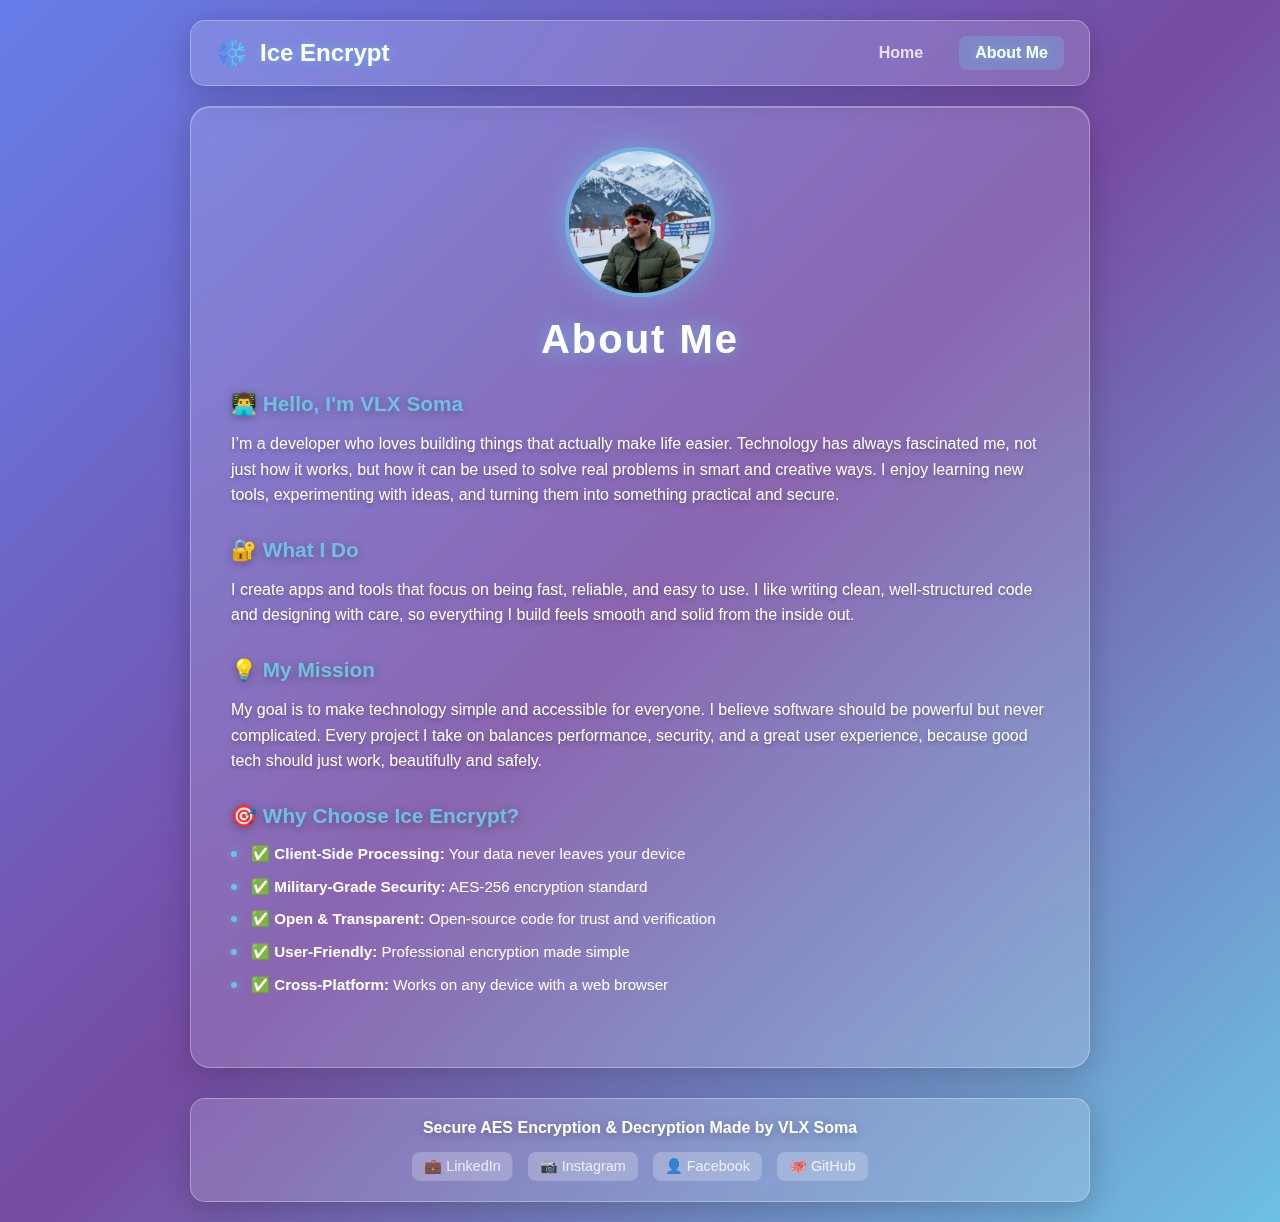
<file: about-me.html>
<!DOCTYPE html>
<html lang="en">

<head>
    <meta charset="UTF-8">
    <meta name="viewport" content="width=device-width, initial-scale=1.0">
    <title>About Me - Ice Encrypt</title>
    <link rel="icon" type="image/x-icon" href="favicon.png">

    <link rel="stylesheet" href="styles.css">
</head>

<body>
    <div class="ice-particles"></div>

    <!-- Navigation Header -->
    <nav class="main-nav">
        <div class="nav-container">
            <div class="nav-brand">
                <a href="index.html" class="nav-logo-link">
                    <img src="favicon.png" alt="Logo" class="nav-logo">
                </a>
                <a href="index.html" class="nav-title">Ice Encrypt</a>
            </div>
            <div class="nav-links">
                <a href="index.html" class="nav-link">Home</a>
                <a href="about-me.html" class="nav-link active">About Me</a>
            </div>
        </div>
    </nav>

    <div class="container">
        <div class="about-card">
            <div class="about-header">
                <img src="Soma1.png" alt="VLX Soma" class="profile-image">
                <h1 class="about-title">About Me</h1>
            </div>
            
            <div class="about-content">
                <div class="about-section">
                    <h2 class="about-heading">👨‍💻 Hello, I'm VLX Soma</h2>
                    <p class="about-text">
                        I’m a developer who loves building things that actually make life easier. 
                        Technology has always fascinated me, not just how it works, but how it can be used to solve real problems in smart and creative ways. 
                        I enjoy learning new tools, experimenting with ideas, and turning them into something practical and secure.
                    </p>
                </div>

                <div class="about-section">
                    <h2 class="about-heading">🔐 What I Do</h2>
                    <p class="about-text">
                        I create apps and tools that focus on being fast, reliable, and easy to use. 
                        I like writing clean, well-structured code and designing with care, so everything I build feels smooth and solid from the inside out.
                    </p>
                </div>

                <div class="about-section">
                    <h2 class="about-heading">💡 My Mission</h2>
                    <p class="about-text">
                        My goal is to make technology simple and accessible for everyone.
                        I believe software should be powerful but never complicated.
                        Every project I take on balances performance, security, and a great user experience, because good tech should just work, beautifully and safely.
                    </p>
                </div>

                <div class="about-section">
                    <h2 class="about-heading">🎯 Why Choose Ice Encrypt?</h2>
                    <ul class="about-list">
                        <li>✅ <strong>Client-Side Processing:</strong> Your data never leaves your device</li>
                        <li>✅ <strong>Military-Grade Security:</strong> AES-256 encryption standard</li>
                        <li>✅ <strong>Open & Transparent:</strong> Open-source code for trust and verification</li>
                        <li>✅ <strong>User-Friendly:</strong> Professional encryption made simple</li>
                        <li>✅ <strong>Cross-Platform:</strong> Works on any device with a web browser</li>
                    </ul>
                </div>
            </div>
        </div>
    </div>

    <!-- Footer -->
    <footer class="main-footer">
        <div class="footer-content">
            <div class="footer-text">
                <p>Secure AES Encryption & Decryption Made by VLX Soma</p>
            </div>
            <div class="footer-social">
                <a href="https://www.linkedin.com/in/usama-balhasal/" target="_blank" class="social-link" title="LinkedIn">
                    💼 LinkedIn
                </a>
                <a href="https://www.instagram.com/vlx_soma/" target="_blank" class="social-link" title="Instagram">
                    📷 Instagram
                </a>
                <a href="https://www.facebook.com/usama.balhalsal.05" target="_blank" class="social-link" title="Facebook">
                    👤 Facebook
                </a>
                <a href="https://github.com/Usama-Balhasal" target="_blank" class="social-link" title="GitHub">
                    🐙 GitHub
                </a>
            </div>
        </div>
    </footer>
</body>

</html>
</file>
<file: styles.css>
/* Reset and Base Styles */
* {
    margin: 0;
    padding: 0;
    box-sizing: border-box;
}

body {
    font-family: 'Segoe UI', Tahoma, Geneva, Verdana, sans-serif;
    background: linear-gradient(135deg, #667eea 0%, #764ba2 50%, #6ec1e3 100%);
    min-height: 100vh;
    display: flex;
    flex-direction: column;
    align-items: center;
    padding: 20px;
    position: relative;
    overflow-x: hidden;
}

/* Navigation Header */
.main-nav {
    width: 100%;
    max-width: 900px;
    margin-bottom: 20px;
    z-index: 100;
    position: relative;
}

.nav-container {
    background: rgba(255, 255, 255, 0.15);
    backdrop-filter: blur(20px);
    border-radius: 15px;
    border: 1px solid rgba(255, 255, 255, 0.3);
    padding: 15px 25px;
    display: flex;
    justify-content: space-between;
    align-items: center;
    box-shadow: 0 8px 32px rgba(0, 0, 0, 0.2);
}

.nav-brand {
    display: flex;
    align-items: center;
    gap: 12px;
}

.nav-logo-link {
    display: flex;
    align-items: center;
    transition: all 0.3s ease;
}

.nav-logo-link:hover {
    transform: scale(1.05);
    filter: drop-shadow(0 0 10px rgba(110, 193, 227, 0.8));
}

.nav-logo {
    width: 32px;
    height: 32px;
    border-radius: 8px;
    transition: all 0.3s ease;
}

.nav-title {
    color: white;
    text-decoration: none;
    font-size: 1.5rem;
    font-weight: 700;
    text-shadow: 0 0 10px rgba(110, 193, 227, 0.8);
    transition: all 0.3s ease;
}

.nav-title:hover {
    text-shadow: 0 0 20px rgba(110, 193, 227, 1);
    transform: scale(1.05);
}

.nav-links {
    display: flex;
    gap: 20px;
}

.nav-link {
    color: rgba(255, 255, 255, 0.8);
    text-decoration: none;
    font-weight: 600;
    padding: 8px 16px;
    border-radius: 8px;
    transition: all 0.3s ease;
    position: relative;
}

.nav-link:hover,
.nav-link.active {
    color: white;
    background: rgba(110, 193, 227, 0.3);
    text-shadow: 0 0 10px rgba(110, 193, 227, 0.8);
}

/* Footer */
.main-footer {
    width: 100%;
    max-width: 900px;
    margin-top: 30px;
    z-index: 100;
    position: relative;
}

.footer-content {
    background: rgba(255, 255, 255, 0.15);
    backdrop-filter: blur(20px);
    border-radius: 15px;
    border: 1px solid rgba(255, 255, 255, 0.3);
    padding: 20px 25px;
    display: flex;
    flex-direction: column;
    align-items: center;
    text-align: center;
    box-shadow: 0 8px 32px rgba(0, 0, 0, 0.2);
    gap: 15px;
}

.footer-text p {
    color: white;
    font-weight: 600;
    text-shadow: 0 2px 10px rgba(0, 0, 0, 0.3);
    margin: 0;
}

.footer-social {
    display: flex;
    gap: 15px;
    flex-wrap: wrap;
    justify-content: center;
}

.social-link {
    color: rgba(255, 255, 255, 0.8);
    text-decoration: none;
    font-size: 0.9rem;
    font-weight: 500;
    padding: 6px 12px;
    border-radius: 8px;
    transition: all 0.3s ease;
    background: rgba(255, 255, 255, 0.1);
    backdrop-filter: blur(10px);
}

.social-link:hover {
    color: white;
    background: rgba(110, 193, 227, 0.3);
    transform: translateY(-2px);
    box-shadow: 0 4px 15px rgba(110, 193, 227, 0.4);
}

/* About Me Page Styles */
.about-card {
    background: rgba(255, 255, 255, 0.15);
    backdrop-filter: blur(20px);
    border-radius: 20px;
    border: 1px solid rgba(255, 255, 255, 0.3);
    padding: 40px;
    box-shadow: 0 8px 32px rgba(0, 0, 0, 0.2),
                inset 0 1px 0 rgba(255, 255, 255, 0.3);
    animation: fadeInUp 0.8s ease-out;
    transition: transform 0.3s ease, box-shadow 0.3s ease;
    width: 100%;
}

.about-card:hover {
    transform: translateY(-5px);
    box-shadow: 0 12px 40px rgba(0, 0, 0, 0.3),
                inset 0 1px 0 rgba(255, 255, 255, 0.3);
}

.about-header {
    text-align: center;
    margin-bottom: 30px;
    display: flex;
    flex-direction: column;
    align-items: center;
    gap: 20px;
}

.profile-image {
    width: 150px;
    height: 150px;
    border-radius: 50%;
    border: 4px solid rgba(110, 193, 227, 0.8);
    box-shadow: 0 0 30px rgba(110, 193, 227, 0.6);
    object-fit: cover;
    animation: fadeInDown 0.8s ease-out;
}

.about-title {
    color: white;
    font-size: 2.5rem;
    text-shadow: 0 0 20px rgba(110, 193, 227, 0.8);
    font-weight: 700;
    letter-spacing: 2px;
}

.about-content {
    max-width: 100%;
}

.about-section {
    margin-bottom: 30px;
    animation: fadeInUp 0.8s ease-out;
    animation-fill-mode: both;
}

.about-section:nth-child(2) { animation-delay: 0.1s; }
.about-section:nth-child(3) { animation-delay: 0.2s; }
.about-section:nth-child(4) { animation-delay: 0.3s; }
.about-section:nth-child(5) { animation-delay: 0.4s; }
.about-section:nth-child(6) { animation-delay: 0.5s; }

.about-heading {
    color: #6ec1e3;
    font-size: 1.3rem;
    margin-bottom: 15px;
    text-shadow: 0 2px 10px rgba(0, 0, 0, 0.3);
    font-weight: 600;
}

.about-text {
    color: white;
    font-size: 1rem;
    line-height: 1.6;
    text-shadow: 0 2px 5px rgba(0, 0, 0, 0.3);
}

.tech-list {
    display: flex;
    flex-wrap: wrap;
    gap: 10px;
    margin-top: 10px;
}

.tech-item {
    background: rgba(110, 193, 227, 0.2);
    color: white;
    padding: 8px 15px;
    border-radius: 20px;
    font-size: 0.9rem;
    border: 1px solid rgba(110, 193, 227, 0.5);
    transition: all 0.3s ease;
}

.tech-item:hover {
    background: rgba(110, 193, 227, 0.3);
    transform: translateY(-2px);
    box-shadow: 0 4px 15px rgba(110, 193, 227, 0.4);
}

.about-list {
    list-style: none;
    padding: 0;
}

.about-list li {
    color: white;
    margin-bottom: 10px;
    padding-left: 20px;
    position: relative;
    font-size: 0.95rem;
    line-height: 1.5;
}

.about-list li::before {
    content: '';
    position: absolute;
    left: 0;
    top: 8px;
    width: 6px;
    height: 6px;
    background: #6ec1e3;
    border-radius: 50%;
    box-shadow: 0 0 10px rgba(110, 193, 227, 0.8);
}

/* Animated Ice Particles Background */
.ice-particles {
    position: fixed;
    top: 0;
    left: 0;
    width: 100%;
    height: 100%;
    pointer-events: none;
    background-image: 
        radial-gradient(2px 2px at 20% 30%, white, transparent),
        radial-gradient(2px 2px at 60% 70%, white, transparent),
        radial-gradient(1px 1px at 50% 50%, white, transparent),
        radial-gradient(1px 1px at 80% 10%, white, transparent),
        radial-gradient(2px 2px at 90% 60%, white, transparent),
        radial-gradient(1px 1px at 33% 80%, white, transparent),
        radial-gradient(2px 2px at 70% 40%, white, transparent);
    background-size: 200% 200%;
    animation: sparkle 20s linear infinite;
    opacity: 0.6;
    z-index: 0;
}

@keyframes sparkle {
    0%, 100% {
        background-position: 0% 0%, 100% 100%, 50% 50%, 80% 10%, 90% 60%, 33% 80%, 70% 40%;
    }
    50% {
        background-position: 100% 100%, 0% 0%, 25% 75%, 60% 30%, 70% 80%, 53% 60%, 50% 60%;
    }
}

/* Main Container */
.container {
    max-width: 900px;
    width: 100%;
    position: relative;
    z-index: 1;
}

/* Header Section */
.header {
    text-align: center;
    margin-bottom: 30px;
    animation: fadeInDown 0.8s ease-out;
}

.title {
    font-size: 3rem;
    color: white;
    text-shadow: 0 0 20px rgba(110, 193, 227, 0.8),
                 0 0 40px rgba(110, 193, 227, 0.5);
    margin-bottom: 10px;
    font-weight: 700;
    letter-spacing: 2px;
}

.subtitle {
    font-size: 1.1rem;
    color: rgba(255, 255, 255, 0.9);
    text-shadow: 0 2px 10px rgba(0, 0, 0, 0.3);
}

/* Glassmorphism Card Styles */
.main-card,
.history-card {
    background: rgba(255, 255, 255, 0.15);
    backdrop-filter: blur(20px);
    -webkit-backdrop-filter: blur(20px);
    border-radius: 20px;
    border: 1px solid rgba(255, 255, 255, 0.3);
    padding: 30px;
    box-shadow: 0 8px 32px rgba(0, 0, 0, 0.2),
                inset 0 1px 0 rgba(255, 255, 255, 0.3);
    animation: fadeInUp 0.8s ease-out;
    transition: transform 0.3s ease, box-shadow 0.3s ease;
}

.main-card:hover,
.history-card:hover {
    transform: translateY(-5px);
    box-shadow: 0 12px 40px rgba(0, 0, 0, 0.3),
                inset 0 1px 0 rgba(255, 255, 255, 0.3);
}

.history-card {
    margin-top: 30px;
    animation-delay: 0.2s;
}

/* Labels */
.label {
    display: block;
    color: white;
    font-weight: 600;
    margin-bottom: 10px;
    font-size: 1rem;
    text-shadow: 0 2px 5px rgba(0, 0, 0, 0.3);
}

/* Text Input and Output */
.text-input,
.text-output {
    width: 100%;
    padding: 15px;
    border-radius: 12px;
    border: 2px solid rgba(255, 255, 255, 0.3);
    background: rgba(255, 255, 255, 0.2);
    backdrop-filter: blur(10px);
    color: white;
    font-size: 1rem;
    font-family: 'Courier New', monospace;
    resize: vertical;
    transition: all 0.3s ease;
    box-shadow: inset 0 2px 5px rgba(0, 0, 0, 0.1);
}

.text-input::placeholder,
.text-output::placeholder {
    color: rgba(255, 255, 255, 0.6);
}

.text-input:focus,
.text-output:focus {
    outline: none;
    border-color: #6ec1e3;
    background: rgba(255, 255, 255, 0.25);
    box-shadow: 0 0 20px rgba(110, 193, 227, 0.5),
                inset 0 2px 5px rgba(0, 0, 0, 0.1);
}

/* NEW: Error Message Style */
.error-message {
    color: #ffcccc; /* Light red/pink */
    background: rgba(255, 100, 100, 0.2);
    border: 1px solid rgba(255, 100, 100, 0.6);
    border-radius: 8px;
    padding: 10px 15px;
    margin-top: 10px;
    font-size: 0.9rem;
    font-weight: 600;
    transition: all 0.3s ease;
    display: flex;
    align-items: center;
    gap: 10px;
}

.error-message:not(.hidden) {
    animation: fadeInDown 0.3s ease-out;
}

.error-message.hidden {
    display: none;
}

.password-section.hidden {
    display: none;
}

/* NEW: Password Section Styles */
.password-section {
    margin-bottom: 20px;
}

.password-input-container {
    position: relative;
    display: flex;
    align-items: center;
}

.password-input {
    width: 100%;
    padding: 15px 50px 15px 15px;
    border-radius: 12px;
    border: 2px solid rgba(255, 255, 255, 0.3);
    background: rgba(255, 255, 255, 0.2);
    backdrop-filter: blur(10px);
    color: white;
    font-size: 1rem;
    font-family: 'Courier New', monospace;
    transition: all 0.3s ease;
    box-shadow: inset 0 2px 5px rgba(0, 0, 0, 0.1);
}

.password-input::placeholder {
    color: rgba(255, 255, 255, 0.6);
}

.password-input:focus {
    outline: none;
    border-color: #6ec1e3;
    background: rgba(255, 255, 255, 0.25);
    box-shadow: 0 0 20px rgba(110, 193, 227, 0.5),
                inset 0 2px 5px rgba(0, 0, 0, 0.1);
}

.password-toggle {
    position: absolute;
    right: 12px;
    background: transparent;
    border: none;
    color: rgba(255, 255, 255, 0.7);
    font-size: 1.2rem;
    cursor: pointer;
    padding: 5px;
    border-radius: 6px;
    transition: all 0.3s ease;
    z-index: 1;
}

.password-toggle:hover {
    background: rgba(255, 255, 255, 0.1);
    color: white;
    transform: scale(1.1);
}

.password-toggle:active {
    transform: scale(0.95);
}

/* Password Strength Indicator */
.password-strength {
    margin-top: 10px;
    padding: 10px 15px;
    background: rgba(255, 255, 255, 0.1);
    border-radius: 8px;
    backdrop-filter: blur(10px);
    border: 1px solid rgba(255, 255, 255, 0.2);
    transition: all 0.3s ease;
}

.strength-indicator {
    display: flex;
    align-items: center;
    gap: 10px;
    flex-wrap: wrap;
}

.strength-text {
    color: rgba(255, 255, 255, 0.8);
    font-size: 0.9rem;
    font-weight: 600;
    white-space: nowrap;
}

.strength-bars {
    display: flex;
    gap: 4px;
}

.strength-bar {
    width: 25px;
    height: 6px;
    border-radius: 3px;
    background: rgba(255, 255, 255, 0.3);
    transition: all 0.3s ease;
    position: relative;
    overflow: hidden;
}

.strength-bar.active {
    transform: scaleY(1.2);
    box-shadow: 0 0 8px rgba(255, 255, 255, 0.3);
}

.strength-bar.active.weak {
    background: linear-gradient(90deg, #ff6b6b 0%, #ff5252 100%);
    box-shadow: 0 0 8px rgba(255, 107, 107, 0.5);
}

.strength-bar.active.medium {
    background: linear-gradient(90deg, #ffd93d 0%, #f6c23e 100%);
    box-shadow: 0 0 8px rgba(255, 217, 61, 0.5);
}

.strength-bar.active.strong {
    background: linear-gradient(90deg, #6ec1e3 0%, #4a9fb8 100%);
    box-shadow: 0 0 8px rgba(110, 193, 227, 0.5);
}

.strength-label {
    color: rgba(255, 255, 255, 0.8);
    font-size: 0.85rem;
    font-weight: 600;
    white-space: nowrap;
    text-transform: uppercase;
    letter-spacing: 0.5px;
}

/* NEW: Custom Key Section Wrapper */
.custom-key-section {
    margin-bottom: 20px;
}

/* NEW: Custom Key Option Styles */
.custom-key-option {
    margin-bottom: 15px;
    padding: 15px;
    background: rgba(255, 255, 255, 0.1);
    border-radius: 12px;
    border: 1px solid rgba(255, 255, 255, 0.2);
    backdrop-filter: blur(10px);
}

.checkbox-container {
    display: flex;
    align-items: center;
    gap: 12px;
    cursor: pointer;
    color: white;
    font-size: 1rem;
    font-weight: 600;
    transition: all 0.3s ease;
}

.checkbox-container:hover {
    color: #6ec1e3;
}

.custom-key-checkbox {
    opacity: 0;
    position: absolute;
    width: 0;
    height: 0;
}

.checkbox-custom {
    width: 20px;
    height: 20px;
    border: 2px solid rgba(255, 255, 255, 0.5);
    border-radius: 4px;
    position: relative;
    transition: all 0.3s ease;
    background: rgba(255, 255, 255, 0.1);
}

.checkbox-custom::after {
    content: '✓';
    position: absolute;
    top: 50%;
    left: 50%;
    transform: translate(-50%, -50%) scale(0);
    color: white;
    font-size: 14px;
    font-weight: bold;
    transition: all 0.3s ease;
}

.custom-key-checkbox:checked + .checkbox-custom {
    background: linear-gradient(135deg, #6ec1e3 0%, #4a9fb8 100%);
    border-color: #6ec1e3;
    box-shadow: 0 0 10px rgba(110, 193, 227, 0.5);
}

.custom-key-checkbox:checked + .checkbox-custom::after {
    transform: translate(-50%, -50%) scale(1);
}

.checkbox-label {
    text-shadow: 0 2px 5px rgba(0, 0, 0, 0.3);
    letter-spacing: 0.5px;
}

/* NEW: Built-in Key Info Styles */
.builtin-key-info {
    margin-bottom: 20px;
    animation: fadeIn 0.5s ease-out;
}

.info-box {
    display: flex;
    align-items: center;
    gap: 15px;
    padding: 15px 20px;
    background: linear-gradient(135deg, rgba(110, 193, 227, 0.2) 0%, rgba(74, 159, 184, 0.2) 100%);
    border: 1px solid rgba(110, 193, 227, 0.4);
    border-radius: 12px;
    backdrop-filter: blur(10px);
    transition: all 0.3s ease;
}

.info-box:hover {
    background: linear-gradient(135deg, rgba(110, 193, 227, 0.3) 0%, rgba(74, 159, 184, 0.3) 100%);
    transform: translateY(-2px);
    box-shadow: 0 4px 15px rgba(110, 193, 227, 0.3);
}

.info-icon {
    font-size: 1.5rem;
    filter: drop-shadow(0 0 5px rgba(110, 193, 227, 0.6));
}

.info-content {
    display: flex;
    flex-direction: column;
    gap: 4px;
}

.info-title {
    color: white;
    font-weight: 600;
    font-size: 1rem;
    text-shadow: 0 2px 5px rgba(0, 0, 0, 0.3);
}

.info-description {
    color: rgba(255, 255, 255, 0.8);
    font-size: 0.9rem;
    text-shadow: 0 1px 3px rgba(0, 0, 0, 0.3);
}

@keyframes fadeIn {
    from {
        opacity: 0;
        transform: translateY(-10px);
    }
    to {
        opacity: 1;
        transform: translateY(0);
    }
}

/* Input Section */
.input-section {
    margin-bottom: 20px;
}

/* Action Buttons */
.action-buttons {
    display: flex;
    gap: 15px;
    margin-bottom: 20px;
    flex-wrap: wrap;
}

.btn {
    flex: 1;
    min-width: 150px;
    padding: 15px 25px;
    border: none;
    border-radius: 12px;
    font-size: 1rem;
    font-weight: 600;
    cursor: pointer;
    display: flex;
    align-items: center;
    justify-content: center;
    gap: 10px;
    transition: all 0.3s ease;
    box-shadow: 0 4px 15px rgba(0, 0, 0, 0.2);
    position: relative;
    overflow: hidden;
}

.btn::before {
    content: '';
    position: absolute;
    top: 50%;
    left: 50%;
    width: 0;
    height: 0;
    border-radius: 50%;
    background: rgba(255, 255, 255, 0.3);
    transform: translate(-50%, -50%);
    transition: width 0.6s, height 0.6s;
}

.btn:hover::before {
    width: 300px;
    height: 300px;
}

.btn-icon {
    font-size: 1.3rem;
    position: relative;
    z-index: 1;
}

.btn span {
    position: relative;
    z-index: 1;
}

.btn-encrypt {
    background: linear-gradient(135deg, #6ec1e3 0%, #4a9fb8 100%);
    color: white;
}

.btn-encrypt:hover {
    background: linear-gradient(135deg, #5ab0d2 0%, #3a8fa8 100%);
    transform: translateY(-3px);
    box-shadow: 0 6px 20px rgba(110, 193, 227, 0.5);
}

.btn-decrypt {
    background: linear-gradient(135deg, #a8e6cf 0%, #7fc8a8 100%);
    color: white;
}

.btn-decrypt:hover {
    background: linear-gradient(135deg, #98d6bf 0%, #6fb898 100%);
    transform: translateY(-3px);
    box-shadow: 0 6px 20px rgba(168, 230, 207, 0.5);
}

.btn:active {
    transform: translateY(-1px);
}

/* Mode Toggle */
.mode-toggle {
    display: flex;
    background: rgba(255, 255, 255, 0.1);
    border-radius: 12px;
    padding: 4px;
    margin-bottom: 20px;
    backdrop-filter: blur(10px);
}

.mode-btn {
    flex: 1;
    padding: 10px 20px;
    border: none;
    background: transparent;
    color: rgba(255, 255, 255, 0.7);
    border-radius: 8px;
    cursor: pointer;
    font-size: 0.9rem;
    font-weight: 600;
    transition: all 0.3s ease;
    backdrop-filter: blur(10px);
}

.mode-btn.active {
    background: rgba(110, 193, 227, 0.3);
    color: white;
    box-shadow: 0 2px 10px rgba(110, 193, 227, 0.3);
}

.mode-btn:hover:not(.active) {
    background: rgba(255, 255, 255, 0.1);
    color: white;
}

/* Mode Sections */
.mode-section {
    display: none;
}

.mode-section.active {
    display: block;
}

/* File Input Section */
.file-input-section {
    margin-bottom: 20px;
}

.file-drop-zone {
    border: 2px dashed rgba(255, 255, 255, 0.4);
    border-radius: 12px;
    padding: 40px 20px;
    text-align: center;
    background: rgba(255, 255, 255, 0.05);
    backdrop-filter: blur(10px);
    transition: all 0.3s ease;
    cursor: pointer;
    margin-bottom: 15px;
}

.file-drop-zone:hover,
.file-drop-zone.drag-over {
    border-color: #6ec1e3;
    background: rgba(110, 193, 227, 0.1);
    transform: scale(1.02);
}

.file-drop-content p {
    color: white;
    margin: 10px 0;
    font-size: 1.1rem;
    text-shadow: 0 2px 5px rgba(0, 0, 0, 0.3);
}

.file-drop-icon {
    font-size: 3rem;
    display: block;
    margin-bottom: 10px;
}

.file-browse-link {
    color: #6ec1e3;
    text-decoration: underline;
    cursor: pointer;
}

.file-browse-link:hover {
    color: #4a9fb8;
}

.file-drop-hint {
    color: rgba(255, 255, 255, 0.6);
    font-size: 0.8rem;
    margin-top: 5px;
}

/* File List */
.file-list {
    max-height: 200px;
    overflow-y: auto;
}

.file-item {
    display: flex;
    align-items: center;
    justify-content: space-between;
    background: rgba(255, 255, 255, 0.1);
    border-radius: 8px;
    padding: 12px;
    margin-bottom: 8px;
    transition: all 0.3s ease;
}

.file-item:hover {
    background: rgba(255, 255, 255, 0.15);
    transform: translateX(5px);
}

.file-item-info {
    display: flex;
    align-items: center;
    gap: 12px;
    flex: 1;
}

.file-item-icon {
    font-size: 1.5rem;
}

.file-item-details {
    flex: 1;
}

.file-item-name {
    color: white;
    font-weight: 600;
    margin-bottom: 2px;
    word-break: break-all;
}

.file-item-size {
    color: rgba(255, 255, 255, 0.7);
    font-size: 0.8rem;
}

.file-item-remove {
    background: rgba(255, 100, 100, 0.2);
    border: 1px solid rgba(255, 100, 100, 0.5);
    border-radius: 50%;
    color: white;
    width: 24px;
    height: 24px;
    display: flex;
    align-items: center;
    justify-content: center;
    cursor: pointer;
    transition: all 0.3s ease;
    font-size: 0.8rem;
}

.file-item-remove:hover {
    background: rgba(255, 100, 100, 0.5);
    transform: scale(1.1);
}

/* Progress Section */
.progress-section {
    margin-bottom: 20px;
    display: flex;
    flex-direction: column;
    gap: 15px;
    animation: fadeInUp 0.5s ease-out;
}

.progress-section.hidden {
    display: none;
}

.progress-container {
    background: rgba(255, 255, 255, 0.1);
    border-radius: 12px;
    padding: 20px;
    backdrop-filter: blur(10px);
}

.progress-bar {
    width: 100%;
    height: 8px;
    background: rgba(255, 255, 255, 0.2);
    border-radius: 4px;
    overflow: hidden;
    margin-bottom: 10px;
}

.progress-fill {
    height: 100%;
    background: linear-gradient(90deg, #6ec1e3 0%, #4a9fb8 100%);
    border-radius: 4px;
    width: 0%;
    transition: width 0.3s ease;
    box-shadow: 0 0 10px rgba(110, 193, 227, 0.5);
}

.progress-text {
    display: flex;
    justify-content: space-between;
    align-items: center;
    color: white;
    font-size: 0.9rem;
}

.progress-status {
    font-weight: 600;
}

.progress-percent {
    font-weight: 700;
    color: #6ec1e3;
}

.btn-cancel {
    align-self: flex-end;
    padding: 8px 16px;
    border: 2px solid rgba(255, 100, 100, 0.6);
    border-radius: 8px;
    background: rgba(255, 100, 100, 0.2);
    color: white;
    font-size: 0.9rem;
    font-weight: 600;
    cursor: pointer;
    transition: all 0.3s ease;
    backdrop-filter: blur(10px);
}

.btn-cancel:hover {
    background: rgba(255, 100, 100, 0.4);
    border-color: rgba(255, 100, 100, 0.8);
    transform: scale(1.05);
}

.btn-cancel:active {
    transform: scale(0.98);
}

/* Output Section */
.output-section {
    margin-bottom: 0;
}

.output-header {
    display: flex;
    justify-content: space-between;
    align-items: center;
    margin-bottom: 10px;
}

.btn-copy {
    padding: 8px 16px;
    border: 2px solid rgba(255, 255, 255, 0.5);
    border-radius: 8px;
    background: rgba(255, 255, 255, 0.2);
    color: white;
    font-size: 0.9rem;
    font-weight: 600;
    cursor: pointer;
    transition: all 0.3s ease;
    backdrop-filter: blur(10px);
}

.btn-copy:hover {
    background: rgba(255, 255, 255, 0.3);
    border-color: #6ec1e3;
    transform: scale(1.05);
    box-shadow: 0 4px 15px rgba(110, 193, 227, 0.4);
}

.btn-copy:active {
    transform: scale(0.98);
}

/* History Section */
.history-header {
    display: flex;
    justify-content: space-between;
    align-items: center;
    margin-bottom: 20px;
}

.history-title {
    color: white;
    font-size: 1.5rem;
    text-shadow: 0 2px 10px rgba(0, 0, 0, 0.3);
}

.btn-clear {
    padding: 8px 16px;
    border: 2px solid rgba(255, 100, 100, 0.6);
    border-radius: 8px;
    background: rgba(255, 100, 100, 0.2);
    color: white;
    font-size: 0.9rem;
    font-weight: 600;
    cursor: pointer;
    transition: all 0.3s ease;
    backdrop-filter: blur(10px);
}

.btn-clear:hover {
    background: rgba(255, 100, 100, 0.4);
    border-color: rgba(255, 100, 100, 0.8);
    transform: scale(1.05);
    box-shadow: 0 4px 15px rgba(255, 100, 100, 0.4);
}

.btn-clear:active {
    transform: scale(0.98);
}

/* History List */
.history-list {
    max-height: 400px;
    overflow-y: auto;
    padding-right: 10px;
}

/* Custom Scrollbar */
.history-list::-webkit-scrollbar {
    width: 8px;
}

.history-list::-webkit-scrollbar-track {
    background: rgba(255, 255, 255, 0.1);
    border-radius: 10px;
}

.history-list::-webkit-scrollbar-thumb {
    background: rgba(110, 193, 227, 0.5);
    border-radius: 10px;
}

.history-list::-webkit-scrollbar-thumb:hover {
    background: rgba(110, 193, 227, 0.7);
}

.history-empty {
    color: rgba(255, 255, 255, 0.7);
    text-align: center;
    padding: 20px;
    font-style: italic;
}

/* History Item */
.history-item {
    background: rgba(255, 255, 255, 0.1);
    border: 1px solid rgba(255, 255, 255, 0.2);
    border-radius: 10px;
    padding: 15px;
    margin-bottom: 15px;
    animation: fadeInSlide 0.5s ease-out;
    transition: all 0.3s ease;
}

.history-item:hover {
    background: rgba(255, 255, 255, 0.15);
    transform: translateX(5px);
    box-shadow: 0 4px 15px rgba(0, 0, 0, 0.2);
}

.history-item-header {
    display: flex;
    justify-content: space-between;
    align-items: center;
    margin-bottom: 10px;
}

.history-item-type {
    font-weight: 600;
    color: #6ec1e3;
    font-size: 0.9rem;
    text-transform: uppercase;
    letter-spacing: 1px;
}

.history-item-time {
    font-size: 0.8rem;
    color: rgba(255, 255, 255, 0.6);
}

.history-item-actions {
    display: flex;
    align-items: center;
    gap: 10px;
}

/* MODIFIED: History delete button - Icon only, red */
.btn-delete {
    background: transparent;
    border: none;
    color: #ff6464; /* Red color for delete */
    cursor: pointer;
    padding: 4px 6px; /* Reduced padding for an icon-only look */
    transition: all 0.3s ease;
    font-size: 1.1rem;
}

.btn-delete:hover {
    background: rgba(255, 100, 100, 0.2);
    border-radius: 50%;
    transform: scale(1.2);
}


.history-item-content {
    color: white;
    font-family: 'Courier New', monospace;
    font-size: 0.9rem;
    line-height: 1.5;
}

.history-item-label {
    color: rgba(255, 255, 255, 0.8);
    font-weight: 600;
    margin-bottom: 5px;
    font-size: 0.85rem;
}

.history-item-text {
    background: rgba(0, 0, 0, 0.2);
    padding: 10px;
    border-radius: 6px;
    word-break: break-all;
    margin-bottom: 10px;
}

/* Search and Theme Controls */
.history-controls {
    display: flex;
    justify-content: space-between;
    align-items: center;
    gap: 10px;
    margin-bottom: 15px;
    flex-wrap: wrap;
}

.search-input {
    flex: 1;
    min-width: 200px;
    padding: 10px 15px;
    border-radius: 8px;
    border: 1px solid rgba(255, 255, 255, 0.4);
    background: rgba(255, 255, 255, 0.2);
    color: white;
    font-size: 0.95rem;
    backdrop-filter: blur(10px);
    transition: all 0.3s ease;
}

.search-input::placeholder {
    color: rgba(255, 255, 255, 0.6);
}

.search-input:focus {
    outline: none;
    border-color: #6ec1e3;
    background: rgba(255, 255, 255, 0.25);
}

/* File Output Section */
.file-output-section {
    margin-bottom: 0;
}

.file-output-section.hidden {
    display: none;
}

.btn-download-all {
    padding: 8px 16px;
    border: 2px solid rgba(110, 193, 227, 0.6);
    border-radius: 8px;
    background: rgba(110, 193, 227, 0.2);
    color: white;
    font-size: 0.9rem;
    font-weight: 600;
    cursor: pointer;
    transition: all 0.3s ease;
    backdrop-filter: blur(10px);
}

.btn-download-all:hover {
    background: rgba(110, 193, 227, 0.4);
    border-color: #6ec1e3;
    transform: scale(1.05);
    box-shadow: 0 4px 15px rgba(110, 193, 227, 0.4);
}

.btn-download-all:active {
    transform: scale(0.98);
}

/* File Output List */
.file-output-list {
    max-height: 300px;
    overflow-y: auto;
}

.processed-file-item {
    display: flex;
    align-items: center;
    justify-content: space-between;
    background: rgba(255, 255, 255, 0.1);
    border: 1px solid rgba(255, 255, 255, 0.2);
    border-radius: 10px;
    padding: 15px;
    margin-bottom: 10px;
    transition: all 0.3s ease;
    animation: fadeInSlide 0.5s ease-out;
}

.processed-file-item:hover {
    background: rgba(255, 255, 255, 0.15);
    transform: translateX(5px);
    box-shadow: 0 4px 15px rgba(0, 0, 0, 0.2);
}

.processed-file-info {
    display: flex;
    align-items: center;
    gap: 12px;
    flex: 1;
}

.processed-file-icon {
    font-size: 1.5rem;
}

.processed-file-details {
    flex: 1;
}

.processed-file-name {
    color: white;
    font-weight: 600;
    margin-bottom: 4px;
    word-break: break-all;
}

.processed-file-meta {
    color: rgba(255, 255, 255, 0.7);
    font-size: 0.8rem;
}

.processed-file-actions {
    display: flex;
    gap: 8px;
}

.btn-download-single,
.btn-preview {
    background: rgba(110, 193, 227, 0.2);
    border: 1px solid rgba(110, 193, 227, 0.5);
    color: white;
    border-radius: 6px;
    padding: 8px 12px;
    cursor: pointer;
    transition: all 0.3s ease;
    font-size: 0.9rem;
}

.btn-download-single:hover,
.btn-preview:hover {
    background: rgba(110, 193, 227, 0.5);
    transform: scale(1.05);
}

/* Copy Output Button */
.btn-copy-small {
    background: rgba(110, 193, 227, 0.2);
    border: 1px solid rgba(110, 193, 227, 0.5);
    color: white;
    border-radius: 6px;
    padding: 6px 12px;
    font-size: 0.85rem;
    cursor: pointer;
    transition: all 0.3s ease;
}

.btn-copy-small:hover {
    background: rgba(110, 193, 227, 0.5);
    transform: scale(1.05);
}

/* Theme Toggle Switch */
.switch {
    position: relative;
    display: inline-block;
    width: 44px;
    height: 24px;
}

.switch input {
    opacity: 0;
    width: 0;
    height: 0;
}

.slider {
    position: absolute;
    cursor: pointer;
    top: 0;
    left: 0;
    right: 0;
    bottom: 0;
    background-color: rgba(255, 255, 255, 0.3);
    transition: 0.4s;
    border-radius: 24px;
}

.slider:before {
    position: absolute;
    content: "";
    height: 18px;
    width: 18px;
    left: 3px;
    bottom: 3px;
    background-color: white;
    transition: 0.4s;
    border-radius: 50%;
}

input:checked + .slider {
    background-color: rgba(110, 193, 227, 0.8);
}

input:checked + .slider:before {
    transform: translateX(20px);
}

/* MODIFIED: Theme Toggle with Icons */
.theme-toggle {
    display: flex;
    align-items: center;
    gap: 8px;
}

/* NEW: Icon styles */
.theme-label-icon { 
    color: white;
    font-size: 1.1rem;
    transition: color 0.4s ease;
}

/* Set initial state for icons (Light mode is default) */
/* Sun is bright */
.theme-toggle input:not(:checked) ~ .theme-label-icon:first-child { 
    color: rgba(255, 255, 255, 0.8);
}
/* Moon is dim */
.theme-toggle input:not(:checked) ~ .theme-label-icon:last-child { 
    color: rgba(255, 255, 255, 0.5);
}

/* State when Dark mode is checked */
/* Sun is dim */
.theme-toggle input:checked ~ .theme-label-icon:first-child { 
    color: rgba(255, 255, 255, 0.5);
}
/* Moon is bright */
.theme-toggle input:checked ~ .theme-label-icon:last-child { 
    color: rgba(255, 255, 255, 0.8);
}


/* Dark Mode */
body.dark-mode {
    background: linear-gradient(135deg, #1a1a1a 0%, #2b2b2b 100%);
}

body.dark-mode .main-card,
body.dark-mode .history-card {
    background: rgba(40, 40, 40, 0.6);
    border-color: rgba(255, 255, 255, 0.1);
}

body.dark-mode .label,
body.dark-mode .history-title,
body.dark-mode .history-item-type {
    color: #b0eaff;
}

/* Dark mode specific icon adjustments for better contrast */
body.dark-mode .theme-toggle input:not(:checked) ~ .theme-label-icon:first-child {
    color: rgba(176, 234, 255, 0.5);
}
body.dark-mode .theme-toggle input:checked ~ .theme-label-icon:last-child {
    color: rgba(176, 234, 255, 0.8);
}


/* Animations */
@keyframes fadeInDown {
    from {
        opacity: 0;
        transform: translateY(-30px);
    }
    to {
        opacity: 1;
        transform: translateY(0);
    }
}

@keyframes fadeInUp {
    from {
        opacity: 0;
        transform: translateY(30px);
    }
    to {
        opacity: 1;
        transform: translateY(0);
    }
}

@keyframes fadeInSlide {
    from {
        opacity: 0;
        transform: translateX(-20px);
    }
    to {
        opacity: 1;
        transform: translateX(0);
    }
}

/* Responsive Design */
@media (max-width: 768px) {
    .nav-container {
        flex-direction: column;
        gap: 15px;
        text-align: center;
    }
    
    .nav-links {
        gap: 15px;
    }
    
    .footer-content {
        flex-direction: column;
        text-align: center;
        gap: 15px;
    }
    
    .footer-social {
        justify-content: center;
    }
    
    .about-card {
        padding: 25px;
    }
    
    .about-title {
        font-size: 2rem;
    }
    
    .profile-image {
        width: 120px;
        height: 120px;
    }
    
    .about-heading {
        font-size: 1.2rem;
    }
    
    .tech-list {
        justify-content: center;
    }
    
    .title {
        font-size: 2.2rem;
    }
    
    .subtitle {
        font-size: 1rem;
    }
    
    .main-card,
    .history-card {
        padding: 20px;
    }
    
    .action-buttons {
        flex-direction: column;
    }
    
    .btn {
        width: 100%;
    }
    
    .output-header {
        flex-direction: column;
        align-items: flex-start;
        gap: 10px;
    }
    
    .btn-copy {
        align-self: flex-end;
    }
    
    .history-header {
        flex-direction: column;
        align-items: flex-start;
        gap: 15px;
    }
}

@media (max-width: 480px) {
    .title {
        font-size: 1.8rem;
    }
    
    body {
        padding: 10px;
    }
    
    .main-card,
    .history-card {
        padding: 15px;
    }
}
</file>
